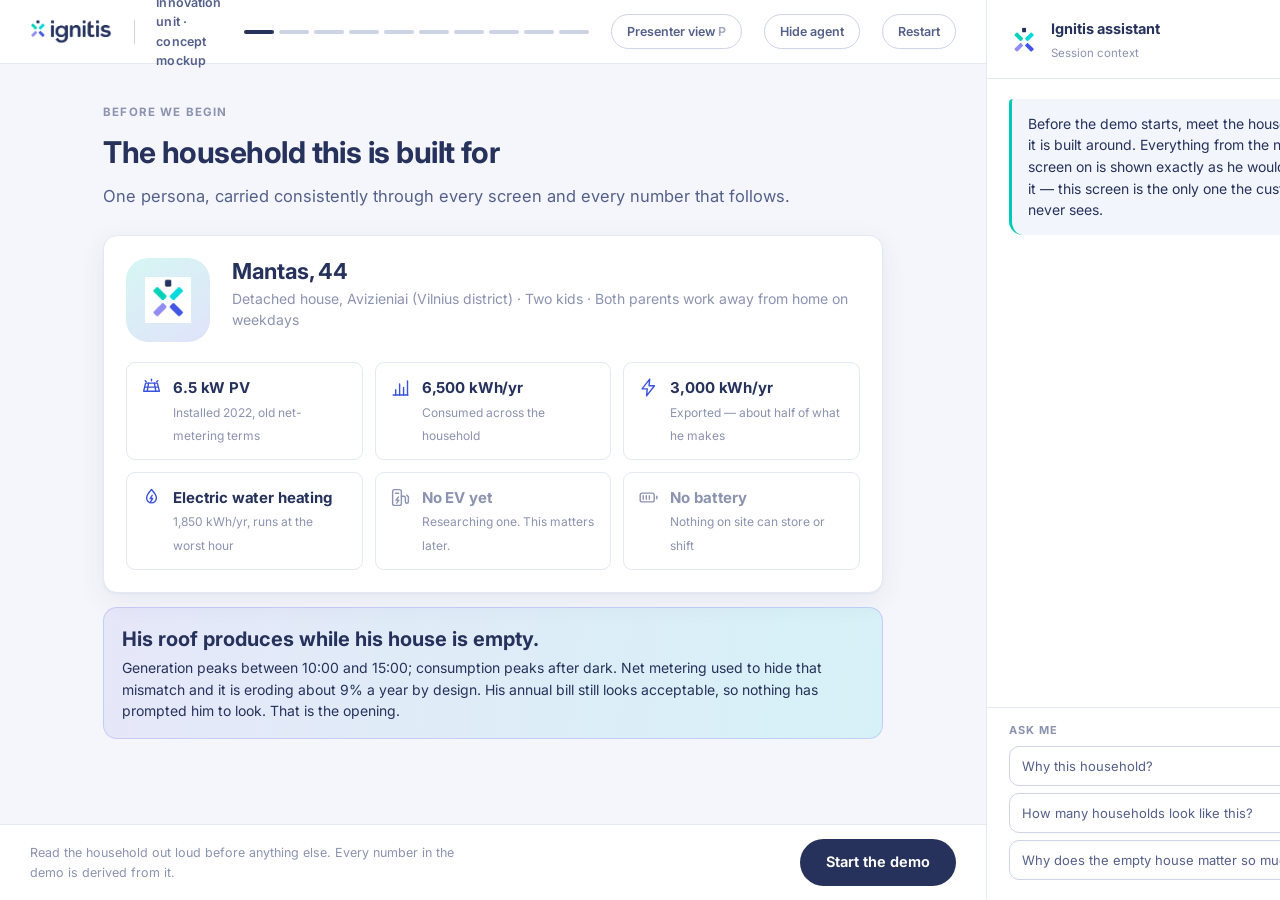
<file: index.html>
<!doctype html>
<html lang="en">
<head>
<meta charset="utf-8">
<meta name="viewport" content="width=device-width, initial-scale=1">
<title>Ignitis — Household flexibility onboarding (mockup)</title>
<link rel="icon" href="assets/ignitis-mark.png">
<link rel="preconnect" href="https://fonts.googleapis.com">
<link rel="preconnect" href="https://fonts.gstatic.com" crossorigin>
<link href="https://fonts.googleapis.com/css2?family=Inter:wght@400;500;600;700&display=swap" rel="stylesheet">
<link rel="stylesheet" href="css/styles.css">
</head>
<body>

<div class="app" id="app">

  <header class="topbar">
    <img src="assets/ignitis-logo.png" alt="Ignitis">
    <div class="brandrule"></div>
    <div class="brandtag">Innovation unit · concept mockup</div>
    <nav class="steps" id="steps" aria-label="Flow progress"></nav>
    <button class="topbtn" id="presenterBtn">Presenter view <span style="opacity:.55">P</span></button>
    <button class="topbtn" id="railBtn">Hide agent</button>
    <button class="topbtn" id="resetBtn">Restart</button>
  </header>

  <main class="stage" id="stage"></main>

  <footer class="footbar">
    <div class="footnote" id="footnote"></div>
    <button class="btn ghost" id="backBtn">Back</button>
    <button class="btn" id="nextBtn">Continue</button>
  </footer>

  <aside class="rail">
    <div class="railhead">
      <img src="assets/ignitis-mark.png" alt="">
      <div><b>Ignitis assistant</b><span id="agentRole">Reading your meter data</span></div>
    </div>
    <div class="railbody" id="railBody"></div>
    <div class="asks" id="asks"></div>
  </aside>

</div>

<section class="presenter" id="presenter" hidden>
  <button class="close" id="presenterClose">Close</button>
  <div class="pgrid">
    <div>
      <h4>4 A's live on this screen</h4>
      <div class="pills" id="pPills"></div>
      <p id="pNote"></p>
    </div>
    <div>
      <h4>What is being monetised</h4>
      <div id="pUnits"></div>
    </div>
    <div>
      <h4>The four tests</h4>
      <div id="pTests"></div>
    </div>
  </div>
</section>

<script src="js/model.js"></script>
<script src="js/app.js"></script>
</body>
</html>
</file>
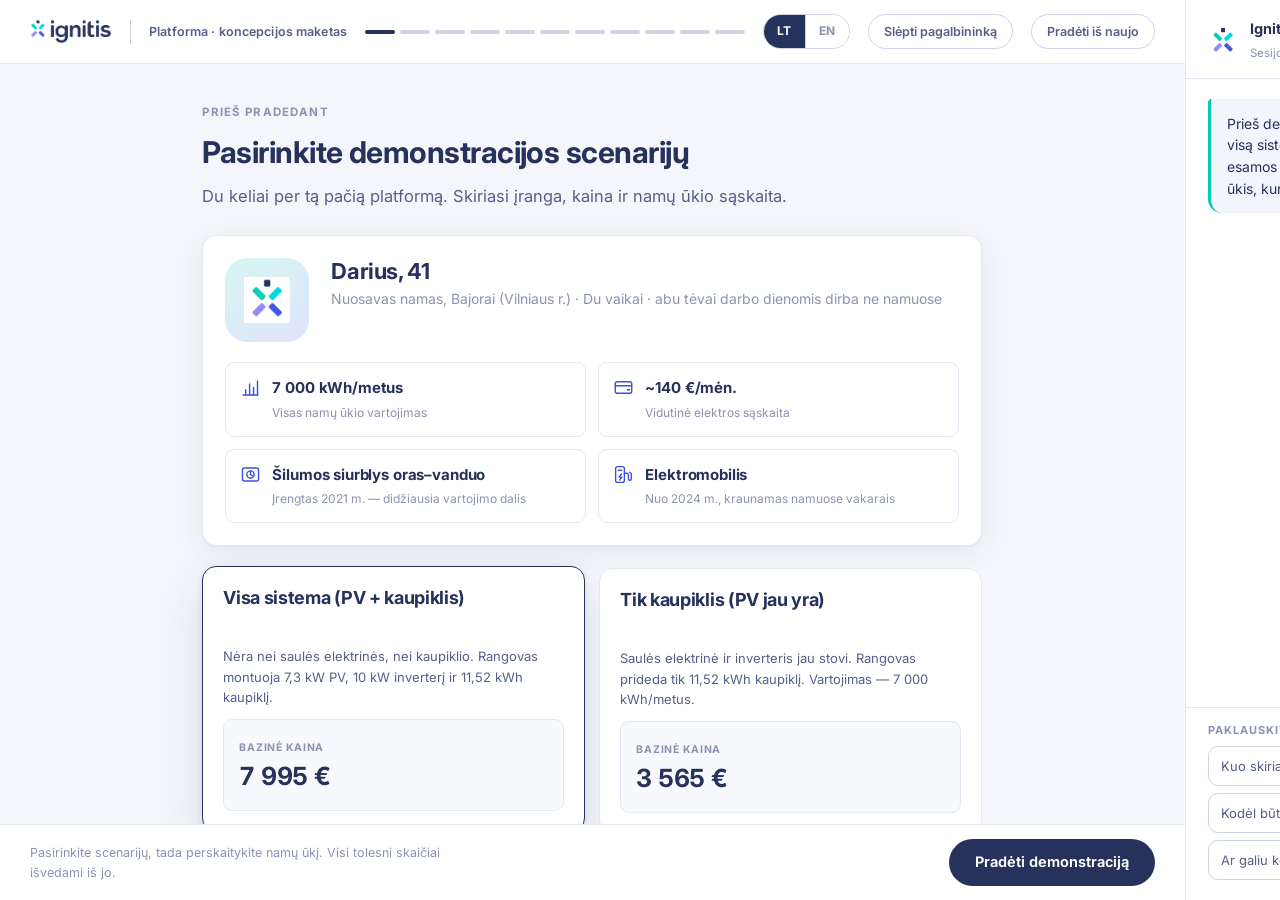
<file: platform.html>
<!doctype html>
<html lang="lt">
<head>
<meta charset="utf-8">
<meta name="viewport" content="width=device-width, initial-scale=1">
<title>Ignitis platforma — kaupiklis be pradinio įnašo (maketas)</title>
<link rel="icon" href="assets/ignitis-mark.png">
<link rel="preconnect" href="https://fonts.googleapis.com">
<link rel="preconnect" href="https://fonts.gstatic.com" crossorigin>
<link href="https://fonts.googleapis.com/css2?family=Inter:wght@400;500;600;700&display=swap" rel="stylesheet">
<link rel="stylesheet" href="css/styles.css?v=6">
<link rel="stylesheet" href="css/platform.css?v=6">
</head>
<body>

<div class="app" id="app">

  <header class="topbar">
    <img src="assets/ignitis-logo.png" alt="Ignitis">
    <div class="brandrule"></div>
    <div class="brandtag" id="brandtag">Platforma · koncepcijos maketas</div>
    <nav class="steps" id="steps" aria-label="Eiga"></nav>
    <div class="langswitch" id="langswitch" role="group" aria-label="Kalba">
      <button class="langbtn on" data-lang="lt">LT</button>
      <button class="langbtn" data-lang="en">EN</button>
    </div>
    <button class="topbtn" id="railBtn">Slėpti pagalbininką</button>
    <button class="topbtn" id="resetBtn">Pradėti iš naujo</button>
  </header>

  <main class="stage" id="stage"></main>

  <footer class="footbar">
    <div class="footnote" id="footnote"></div>
    <button class="btn ghost" id="backBtn">Atgal</button>
    <button class="btn" id="nextBtn">Tęsti</button>
  </footer>

  <aside class="rail">
    <div class="railhead">
      <img src="assets/ignitis-mark.png" alt="">
      <div><b id="agentName">Ignitis pagalbininkas</b><span id="agentRole"></span></div>
    </div>
    <div class="railbody" id="railBody"></div>
    <div class="asks" id="asks"></div>
  </aside>

</div>

<script src="js/platform-model.js?v=12"></script>
<script src="js/platform-app.js?v=16"></script>
</body>
</html>
</file>
<file: css/styles.css>
/* Ignitis brand palette sampled from the supplied logo files. */
:root {
  --navy: #26325b;
  --navy-deep: #1b2444;
  --navy-70: #55608a;
  --navy-45: #8b93b0;
  --teal: #00c9b7;
  --cyan: #0fd3de;
  --peri: #8b85ee;
  --blue: #3b52dc;

  --bg: #f4f6fb;
  --surface: #ffffff;
  --line: #e3e8f2;
  --line-strong: #ccd4e6;
  --ok: #0b9a72;
  --warn: #c2762a;
  --bad: #c2453f;

  --radius: 14px;
  --radius-sm: 9px;
  --shadow: 0 1px 2px rgba(38, 50, 91, .05), 0 8px 28px rgba(38, 50, 91, .07);
  --shadow-lift: 0 2px 6px rgba(38, 50, 91, .08), 0 18px 44px rgba(38, 50, 91, .13);
  --rail: 372px;
}

* { box-sizing: border-box; }

html, body { height: 100%; }

body {
  margin: 0;
  background: var(--bg);
  color: var(--navy);
  font-family: "Inter", "Segoe UI", system-ui, -apple-system, sans-serif;
  font-size: 15px;
  line-height: 1.55;
  -webkit-font-smoothing: antialiased;
}

h1, h2, h3, h4 { margin: 0; line-height: 1.2; letter-spacing: -.018em; font-weight: 700; }
h1 { font-size: 30px; }
h2 { font-size: 22px; }
h3 { font-size: 17px; }
p { margin: 0 0 12px; }
p:last-child { margin-bottom: 0; }
strong { font-weight: 650; }
button { font: inherit; color: inherit; }

.mono { font-variant-numeric: tabular-nums; }

/* ---------- shell ---------- */

.app {
  display: grid;
  grid-template-columns: 1fr var(--rail);
  grid-template-rows: 64px 1fr 76px;
  grid-template-areas: "top rail" "stage rail" "foot rail";
  height: 100vh;
}
.app.rail-hidden { grid-template-columns: 1fr 0; }
.app.rail-hidden .rail { display: none; }

/* ---------- top bar ---------- */

.topbar {
  grid-area: top;
  display: flex;
  align-items: center;
  gap: 22px;
  padding: 0 30px;
  background: var(--surface);
  border-bottom: 1px solid var(--line);
  z-index: 5;
}
.topbar img { height: 25px; display: block; }
.brandrule { width: 1px; height: 24px; background: var(--line-strong); }
.brandtag { font-size: 12.5px; font-weight: 600; color: var(--navy-70); letter-spacing: .01em; }

.steps { display: flex; gap: 5px; margin-left: auto; }
.step {
  width: 30px; height: 4px; border-radius: 3px;
  background: var(--line-strong); border: 0; padding: 0; cursor: pointer;
  transition: background .18s;
}
.step:hover { background: var(--navy-45); }
.step.done { background: var(--teal); }
.step.active { background: var(--navy); }

.topbtn {
  border: 1px solid var(--line-strong); background: var(--surface);
  border-radius: 999px; padding: 7px 15px; font-size: 12.5px; font-weight: 600;
  cursor: pointer; color: var(--navy-70); white-space: nowrap;
}
.topbtn:hover { border-color: var(--navy-45); color: var(--navy); }
.topbtn.on { background: var(--navy); border-color: var(--navy); color: #fff; }

/* ---------- stage ---------- */

.stage { grid-area: stage; overflow-y: auto; padding: 40px 30px 56px; }
.sheet { max-width: 780px; margin: 0 auto; }
.sheet.wide { max-width: 1000px; }

.eyebrow {
  font-size: 11.5px; font-weight: 700; letter-spacing: .1em; text-transform: uppercase;
  color: var(--navy-45); margin-bottom: 12px;
}
.lede { font-size: 16.5px; color: var(--navy-70); margin-top: 14px; }

.card {
  background: var(--surface); border: 1px solid var(--line);
  border-radius: var(--radius); box-shadow: var(--shadow); padding: 22px;
}
.card + .card { margin-top: 14px; }
.stack { margin-top: 26px; }

/* ---------- footer ---------- */

.footbar {
  grid-area: foot;
  display: flex; align-items: center; gap: 12px;
  padding: 0 30px; background: var(--surface); border-top: 1px solid var(--line);
}
.footnote { font-size: 12.5px; color: var(--navy-45); margin-right: auto; max-width: 460px; }

.btn {
  border: 0; border-radius: 999px; padding: 12px 26px;
  font-size: 14.5px; font-weight: 650; cursor: pointer;
  background: var(--navy); color: #fff; transition: transform .12s, box-shadow .18s, opacity .18s;
}
.btn:hover { box-shadow: 0 8px 20px rgba(38, 50, 91, .26); transform: translateY(-1px); }
.btn:disabled { opacity: .35; cursor: not-allowed; transform: none; box-shadow: none; }
.btn.ghost { background: transparent; color: var(--navy-70); border: 1px solid var(--line-strong); }
.btn.ghost:hover { color: var(--navy); border-color: var(--navy-45); box-shadow: none; }
.btn.accent { background: linear-gradient(96deg, var(--teal), var(--cyan)); color: var(--navy-deep); }

/* ---------- trigger screen ---------- */

.hero {
  background: linear-gradient(148deg, var(--navy-deep) 0%, var(--navy) 52%, #33418f 100%);
  color: #fff; border-radius: 20px; padding: 44px 44px 40px; position: relative; overflow: hidden;
}
.hero::after {
  content: ""; position: absolute; right: -110px; top: -110px; width: 380px; height: 380px;
  background: radial-gradient(circle, rgba(15, 211, 222, .5), transparent 62%);
}
.hero > * { position: relative; z-index: 1; }
.hero h1 { font-size: 38px; max-width: 17ch; }
.hero .lede { color: rgba(255, 255, 255, .82); max-width: 56ch; }
.hero .eyebrow { color: var(--cyan); }

.bigfig { display: flex; gap: 46px; margin-top: 32px; flex-wrap: wrap; }
.bigfig div span { display: block; font-size: 12px; letter-spacing: .06em; text-transform: uppercase; color: rgba(255, 255, 255, .6); }
.bigfig div b { font-size: 32px; font-weight: 700; letter-spacing: -.02em; }
.bigfig div em { font-style: normal; font-size: 12.5px; color: rgba(255, 255, 255, .62); }

.persona {
  display: flex; gap: 16px; align-items: flex-start;
  margin-top: 18px; padding: 16px 18px; border: 1px dashed var(--line-strong);
  border-radius: var(--radius); background: rgba(255, 255, 255, .6);
}
.persona img { width: 34px; height: 34px; opacity: .9; }
.persona p { font-size: 13.5px; color: var(--navy-70); }

/* ---------- icons ---------- */

.ico { width: 21px; height: 21px; display: block; flex: 0 0 auto; }
.ico.big { width: 26px; height: 26px; }
.ico path, .ico rect, .ico circle, .ico line {
  fill: none; stroke: currentColor; stroke-width: 1.6;
  stroke-linecap: round; stroke-linejoin: round;
}

/* hardware strip on offer cards */
.kit { display: flex; gap: 6px; margin: 16px 0 4px; }
.kititem { flex: 1; text-align: center; min-width: 0; }
.kititem .tile {
  height: 48px; border-radius: 11px; display: grid; place-items: center;
  margin-bottom: 6px; border: 1px solid transparent; position: relative;
}
.kititem.in .tile {
  background: linear-gradient(150deg, rgba(0, 201, 183, .26), rgba(59, 82, 220, .22));
  color: var(--navy); border-color: rgba(59, 82, 220, .22);
}
.kititem.owned .tile {
  background: #eef6f3; border: 1.5px solid #b7d9cc; color: var(--navy-70);
}
.kititem.owned b { color: var(--navy-70); }
.kititem.owned em { color: var(--ok); }
.kititem.out .tile { background: #f1f3f8; color: var(--navy-45); }
/* thin diagonal marks the thing you don't get, without hiding the icon */
.kititem.out .tile::after {
  content: ""; position: absolute; inset: 8px 5px;
  background: linear-gradient(to top right, transparent calc(50% - 1px), var(--navy-45) calc(50% - 1px),
    var(--navy-45) calc(50% + 1px), transparent calc(50% + 1px));
  opacity: .65;
}
.kititem b { display: block; font-size: 11.5px; line-height: 1.2; font-weight: 700; color: var(--navy); }
.kititem em {
  display: block; font-style: normal; font-size: 10px; color: var(--navy-45);
  letter-spacing: .01em; margin-top: 2px;
}
.kititem.out b, .kititem.out em { color: var(--navy-45); }
.kititem.later b { color: var(--navy-70); }
.kititem.later em { color: var(--peri); }

/* ---------- persona screen ---------- */

.pcard { display: flex; gap: 22px; align-items: flex-start; }
.pavatar {
  flex: 0 0 84px; height: 84px; border-radius: 22px; display: grid; place-items: center;
  background: linear-gradient(150deg, rgba(0, 201, 183, .16), rgba(59, 82, 220, .16));
}
.pavatar img { width: 46px; height: 46px; }
.pcard h2 { margin-bottom: 3px; }
.pcard .sub { font-size: 14px; color: var(--navy-45); }

.factgrid { display: grid; grid-template-columns: repeat(3, 1fr); gap: 12px; margin-top: 20px; }
.factcell {
  border: 1px solid var(--line); border-radius: var(--radius-sm); padding: 13px 14px;
  display: flex; gap: 11px; align-items: flex-start;
}
.factcell .ic2 { color: var(--blue); margin-top: 1px; }
.factcell b { display: block; font-size: 15px; letter-spacing: -.01em; }
.factcell span { font-size: 12px; color: var(--navy-45); }
.factcell.none .ic2 { color: var(--navy-45); }
.factcell.none b { color: var(--navy-45); }

/* ---------- reveal ---------- */

.fact { display: flex; gap: 18px; padding: 20px 0; border-top: 1px solid var(--line); }
.fact:first-child { border-top: 0; padding-top: 4px; }
.fact .num {
  flex: 0 0 118px; font-size: 27px; font-weight: 700; letter-spacing: -.02em;
  background: linear-gradient(92deg, var(--blue), var(--teal));
  -webkit-background-clip: text; background-clip: text; color: transparent;
}
.fact .num small { display: block; font-size: 11px; font-weight: 600; letter-spacing: .06em;
  text-transform: uppercase; color: var(--navy-45); -webkit-text-fill-color: var(--navy-45); }
.fact h3 { margin-bottom: 5px; }
.fact p { font-size: 14px; color: var(--navy-70); }

.chart { display: flex; align-items: flex-end; gap: 3px; height: 96px; margin: 6px 0 8px; }
.chart i {
  flex: 1; border-radius: 2px 2px 0 0; background: var(--line-strong); display: block; min-height: 2px;
}
.chart i.gen { background: linear-gradient(180deg, var(--cyan), var(--teal)); }
.chart i.use { background: var(--peri); }
.chartaxis { display: flex; justify-content: space-between; font-size: 11px; color: var(--navy-45); }
.legend { display: flex; gap: 16px; font-size: 12px; color: var(--navy-70); margin-top: 10px; }
.legend b { display: inline-block; width: 9px; height: 9px; border-radius: 2px; margin-right: 6px; }

/* ---------- detected assets ---------- */

.detected { display: flex; align-items: center; gap: 14px; padding: 13px 0; border-top: 1px solid var(--line); }
.detected:first-child { border-top: 0; }
.detected .ic {
  flex: 0 0 34px; height: 34px; border-radius: 9px; display: grid; place-items: center;
  background: #eef1f9; color: var(--blue);
}
.detected.absent .ic { color: var(--navy-45); }
.detected .body { flex: 1; min-width: 0; }
.detected .body b { display: block; font-size: 14.5px; }
.detected .body span { font-size: 12.5px; color: var(--navy-45); }
.conf { font-size: 11.5px; font-weight: 700; color: var(--ok); background: #e6f6f0; border-radius: 999px; padding: 3px 9px; }
.conf.mid { color: var(--warn); background: #fdf2e3; }
.linkbtn { border: 0; background: none; color: var(--blue); font-size: 12.5px; font-weight: 600; cursor: pointer; padding: 4px; }
.linkbtn:hover { text-decoration: underline; }

.toggle-row { display: flex; align-items: center; justify-content: space-between; gap: 16px; padding: 12px 0; border-top: 1px solid var(--line); }
.toggle-row span { font-size: 14.5px; }
.switch { position: relative; width: 46px; height: 26px; border-radius: 999px; border: 0; background: var(--line-strong); cursor: pointer; transition: background .18s; flex: 0 0 auto; }
.switch::after { content: ""; position: absolute; top: 3px; left: 3px; width: 20px; height: 20px; border-radius: 50%; background: #fff; transition: transform .18s; box-shadow: 0 1px 3px rgba(0,0,0,.2); }
.switch.on { background: var(--teal); }
.switch.on::after { transform: translateX(20px); }

/* ---------- choice cards ---------- */

.choices { display: grid; gap: 11px; }
.choice {
  text-align: left; background: var(--surface); border: 1.5px solid var(--line);
  border-radius: var(--radius); padding: 17px 19px; cursor: pointer;
  display: flex; align-items: center; gap: 15px; transition: border-color .16s, box-shadow .16s;
}
.choice:hover { border-color: var(--navy-45); }
.choice.sel { border-color: var(--blue); box-shadow: 0 0 0 3px rgba(59, 82, 220, .12); }
.choice.disabled { opacity: .42; cursor: not-allowed; }
.choice .tick {
  flex: 0 0 22px; height: 22px; border-radius: 50%; border: 1.5px solid var(--line-strong);
  display: grid; place-items: center; font-size: 12px; color: #fff;
}
.choice.sel .tick { background: var(--blue); border-color: var(--blue); }
.choice .txt { flex: 1; }
.choice .txt b { font-size: 15.5px; font-weight: 600; }
.choice .txt span { display: block; font-size: 12.5px; color: var(--navy-45); margin-top: 2px; }
.amap { font-size: 11px; font-weight: 700; letter-spacing: .05em; text-transform: uppercase; color: var(--peri); }

/* ---------- offer ---------- */

.offers { display: grid; grid-template-columns: repeat(3, 1fr); gap: 14px; align-items: start; }
.offer {
  background: var(--surface); border: 1.5px solid var(--line); border-radius: var(--radius);
  padding: 20px; cursor: pointer; position: relative; transition: border-color .16s, box-shadow .16s, transform .16s;
  display: flex; flex-direction: column; min-height: 100%;
}
.offer:hover { border-color: var(--navy-45); }
.offer.sel { border-color: var(--navy); box-shadow: var(--shadow-lift); transform: translateY(-2px); }
.offer.na { opacity: .5; }
.offer .tag {
  position: absolute; top: -10px; left: 18px; font-size: 10.5px; font-weight: 700;
  letter-spacing: .07em; text-transform: uppercase; padding: 3px 10px; border-radius: 999px;
  background: linear-gradient(96deg, var(--teal), var(--cyan)); color: var(--navy-deep);
}
.offer .vlabel { font-size: 11px; font-weight: 700; letter-spacing: .1em; color: var(--navy-45); }
.offer h3 { margin: 6px 0 3px; }
.offer .kicker { font-size: 12.5px; color: var(--navy-45); margin-bottom: 14px; }
.price { display: flex; align-items: baseline; gap: 5px; }
.price b { font-size: 34px; font-weight: 700; letter-spacing: -.025em; }
.price span { font-size: 13px; color: var(--navy-45); }
.upfront { font-size: 12.5px; color: var(--navy-70); margin-top: 3px; }
.netline {
  margin-top: 14px; padding: 11px 13px; border-radius: var(--radius-sm);
  background: #eefaf7; border: 1px solid #cdeee6; font-size: 13px;
}
.netline b { font-size: 17px; display: block; color: var(--ok); }
.netline.neg { background: #fdeeed; border-color: #f6d2cf; }
.netline.neg b { color: var(--bad); }
.feats { list-style: none; margin: 14px 0 0; padding: 0; font-size: 13px; }
.feats li { padding: 5px 0 5px 20px; position: relative; color: var(--navy-70); }
.feats li::before { content: "—"; position: absolute; left: 0; color: var(--navy-45); }
.honest {
  margin-top: auto; padding-top: 13px; font-size: 12.5px; color: var(--warn);
  border-top: 1px dashed var(--line-strong);
}
.honest::before { content: "Honestly: "; font-weight: 700; }
.units { display: flex; flex-wrap: wrap; gap: 5px; margin-top: 12px; }
.unit { font-size: 10.5px; font-weight: 650; padding: 3px 8px; border-radius: 5px; background: #eef1f9; color: var(--navy-70); }

/* ---------- breakdown ---------- */

.brk { display: flex; justify-content: space-between; gap: 14px; padding: 9px 0; border-top: 1px solid var(--line); font-size: 13.5px; }
.brk:first-of-type { border-top: 0; }
.brk .l { color: var(--navy-70); }
.brk .l em { display: block; font-style: normal; font-size: 11.5px; color: var(--navy-45); }
.brk .v { font-weight: 650; white-space: nowrap; }
/* Informational electricity components — muted so they do not look like the sum. */
.brk.detail { padding: 7px 0 7px 12px; font-size: 12.5px; border-top-style: dashed; }
.brk.detail .l { color: var(--navy-45); }
.brk.detail .v { font-weight: 550; color: var(--navy-70); }
.brk.detail:first-of-type { border-top: 0; padding-top: 2px; }
/* Net electricity subtotal that counts toward the monthly total. */
.brk.sub { border-top: 1px solid var(--navy-45); font-weight: 650; padding-top: 11px; margin-top: 2px; }
.brk.sub .l { color: var(--navy); }
.brk.total { border-top: 1.5px solid var(--navy); font-weight: 700; padding-top: 12px; }
.est { font-size: 11px; font-weight: 700; color: var(--warn); background: #fdf2e3; padding: 2px 7px; border-radius: 4px; margin-left: 6px; }

/* ---------- dispatch ---------- */

.dispatch { display: grid; grid-template-columns: repeat(3, 1fr); gap: 13px; }
.dcard {
  background: var(--surface); border: 1.5px solid var(--line); border-radius: var(--radius);
  padding: 19px; cursor: pointer; text-align: left; transition: border-color .16s, box-shadow .16s;
  display: flex; flex-direction: column;
}
.dcard:hover { border-color: var(--navy-45); }
.dcard.sel { border-color: var(--blue); box-shadow: 0 0 0 3px rgba(59, 82, 220, .12); }
.dcard h3 { margin-bottom: 8px; }
.dcard p { font-size: 13px; color: var(--navy-70); }
.dcard .dprice { margin-top: auto; padding-top: 14px; }
.dcard .dprice b { font-size: 26px; font-weight: 700; letter-spacing: -.02em; }
.dcard .dprice span { font-size: 12.5px; color: var(--navy-45); }
.dcard .delta { font-size: 12.5px; font-weight: 650; margin-top: 4px; }
.delta.up { color: var(--bad); }
.delta.down { color: var(--ok); }

.callout {
  margin-top: 16px; padding: 16px 18px; border-radius: var(--radius);
  background: linear-gradient(96deg, rgba(139, 133, 238, .13), rgba(15, 211, 222, .13));
  border: 1px solid rgba(139, 133, 238, .3); font-size: 14px;
}
.callout b { display: block; font-size: 20px; margin-bottom: 2px; }

/* ---------- next steps / operator ---------- */

.timeline { list-style: none; margin: 0; padding: 0; }
.timeline li { position: relative; padding: 0 0 22px 34px; border-left: 2px solid var(--line); margin-left: 9px; }
.timeline li:last-child { border-left-color: transparent; padding-bottom: 0; }
.timeline li::before {
  content: ""; position: absolute; left: -9px; top: 3px; width: 16px; height: 16px;
  border-radius: 50%; background: var(--surface); border: 3px solid var(--teal);
}
.timeline b { display: block; font-size: 15px; }
.timeline span { font-size: 13.5px; color: var(--navy-70); }

.bill { border: 1px solid var(--line); border-radius: var(--radius); overflow: hidden; }
.billrow { display: flex; justify-content: space-between; padding: 13px 18px; border-top: 1px solid var(--line); font-size: 14px; }
.billrow:first-child { border-top: 0; }
.billrow.head { background: #f7f9fd; font-weight: 700; }
.billrow.credit { color: var(--ok); }
.billrow.foot { background: var(--navy); color: #fff; font-weight: 700; font-size: 16px; }

/* ---------- agent rail ---------- */

.rail {
  grid-area: rail; background: var(--surface); border-left: 1px solid var(--line);
  display: flex; flex-direction: column; overflow: hidden;
}
.railhead { padding: 18px 22px 14px; border-bottom: 1px solid var(--line); display: flex; gap: 12px; align-items: center; }
.railhead img { width: 30px; height: 30px; }
.railhead b { display: block; font-size: 14.5px; }
.railhead span { font-size: 11.5px; color: var(--navy-45); }
.railbody { flex: 1; overflow-y: auto; padding: 20px 22px; }

.msg {
  background: #f2f5fc; border-radius: 4px 14px 14px 14px; padding: 14px 16px;
  font-size: 14px; color: var(--navy); margin-bottom: 12px; border-left: 3px solid var(--teal);
  animation: rise .28s ease both;
}
.msg.me { background: var(--navy); color: #fff; border-radius: 14px 14px 4px 14px; border-left: 0; margin-left: 34px; }
@keyframes rise { from { opacity: 0; transform: translateY(6px); } to { opacity: 1; transform: none; } }

.asks { padding: 14px 22px 20px; border-top: 1px solid var(--line); display: grid; gap: 7px; }
.asks .lbl { font-size: 11px; font-weight: 700; letter-spacing: .09em; text-transform: uppercase; color: var(--navy-45); }
.ask {
  text-align: left; background: var(--surface); border: 1px solid var(--line-strong);
  border-radius: 10px; padding: 9px 12px; font-size: 13px; cursor: pointer; color: var(--navy-70);
}
.ask:hover { border-color: var(--blue); color: var(--navy); }

/* ---------- presenter overlay ---------- */

.presenter {
  position: fixed; left: 0; right: 0; bottom: 0; z-index: 40;
  background: var(--navy-deep); color: #fff; border-top: 3px solid var(--teal);
  padding: 20px 30px 24px; height: 42vh; overflow-y: auto;
  box-shadow: 0 -14px 44px rgba(27, 36, 68, .4);
}
/* Keep the footer controls clickable while the overlay is open. */
body.presenting .app { height: 58vh; }
.presenter[hidden] { display: none; }
.pgrid { display: grid; grid-template-columns: 1.15fr 1fr 1.35fr; gap: 28px; max-width: 1400px; margin: 0 auto; }
.presenter h4 { font-size: 11px; letter-spacing: .1em; text-transform: uppercase; color: var(--cyan); margin-bottom: 10px; }
.presenter p, .presenter li { font-size: 13px; color: rgba(255, 255, 255, .78); }
.presenter ul { margin: 0; padding-left: 17px; }
.presenter li { margin-bottom: 6px; }
.presenter .close { position: absolute; right: 22px; top: 16px; background: none; border: 1px solid rgba(255,255,255,.3); color: #fff; border-radius: 999px; padding: 4px 12px; font-size: 12px; cursor: pointer; }

.pills { display: flex; flex-wrap: wrap; gap: 6px; margin-bottom: 12px; }
.pill { font-size: 11px; font-weight: 650; padding: 4px 10px; border-radius: 999px; border: 1px solid rgba(255,255,255,.22); color: rgba(255,255,255,.5); }
.pill.on { background: var(--teal); border-color: var(--teal); color: var(--navy-deep); }

.test { display: flex; gap: 10px; padding: 8px 0; border-top: 1px solid rgba(255,255,255,.12); }
.test:first-child { border-top: 0; }
.test .dot { flex: 0 0 8px; height: 8px; border-radius: 50%; margin-top: 6px; }
.dot.pass { background: var(--teal); }
.dot.partial { background: #f0b232; }
.dot.fail { background: #e2645e; }
.test b { display: block; font-size: 12.5px; color: #fff; font-weight: 600; }
.test span { font-size: 12px; color: rgba(255,255,255,.66); }

@media (max-width: 1180px) {
  .app { grid-template-columns: 1fr 320px; }
  .offers, .dispatch { grid-template-columns: 1fr; }
  .pgrid { grid-template-columns: 1fr; gap: 18px; }
}
</file>
<file: css/platform.css>
/* Platform demo — contractor variant.
   Loaded after styles.css. Only the components the household mockup does not
   already have: language switch, approach cards, contractor marketplace, credit
   application, the submitted-and-decided beats and checkout. Everything else
   (cards, kit strip, breakdown rows, timeline, bill, choice cards, dcard)
   is reused unchanged. */

/* ---------- measure adjustments ---------- */

/* Lithuanian runs longer than the English the base system was measured against,
   so the hero headline needs a wider measure and the chrome a tighter gap. */
.topbar { gap: 18px; }
.brandtag { white-space: nowrap; }
.hero h1 { max-width: 26ch; }
.hero .bigfig { gap: 32px; }

/* ---------- language switch ---------- */

.langswitch {
  display: flex; border: 1px solid var(--line-strong); border-radius: 999px;
  overflow: hidden; flex: 0 0 auto;
}
.langbtn {
  border: 0; background: var(--surface); padding: 7px 13px;
  font-size: 12px; font-weight: 700; letter-spacing: .04em;
  color: var(--navy-45); cursor: pointer;
}
.langbtn + .langbtn { border-left: 1px solid var(--line-strong); }
.langbtn:hover { color: var(--navy); }
.langbtn.on { background: var(--navy); color: #fff; }

/* Four facts read better as a square than as a row of three plus an orphan. */
.factgrid-4 { grid-template-columns: repeat(2, 1fr); }

/* Two tiles rather than four, so they must not stretch to fill the card. */
.kit-pair { max-width: 260px; }
.kit-triple { max-width: 380px; }

/* ---------- three-party strip ---------- */

.roles { display: grid; grid-template-columns: repeat(3, 1fr); gap: 12px; margin-top: 26px; }
.role {
  background: var(--surface); border: 1px solid var(--line); border-radius: var(--radius);
  box-shadow: var(--shadow); padding: 18px 19px;
}
.role .ic3 {
  width: 36px; height: 36px; border-radius: 10px; display: grid; place-items: center;
  background: linear-gradient(150deg, rgba(0, 201, 183, .2), rgba(59, 82, 220, .18));
  color: var(--navy); margin-bottom: 12px;
}
.role .who { font-size: 11px; font-weight: 700; letter-spacing: .09em; text-transform: uppercase; color: var(--navy-45); }
.role b { display: block; font-size: 15.5px; margin: 3px 0 6px; }
.role p { font-size: 13px; color: var(--navy-70); }

/* ---------- brand logos (contractors + financing partners) ---------- */

.brandlogo {
  display: block;
  object-fit: contain;
  object-position: left center;
  background: #fff;
  flex: 0 0 auto;
}
.brandlogo.contractor.card {
  width: 84px; height: 84px; border-radius: 14px;
  border: 1px solid var(--line); padding: 6px;
}
.brandlogo.contractor.hero {
  width: 88px; height: 88px; border-radius: 16px;
  border: 1px solid var(--line); padding: 6px;
}
.brandlogo.contractor.inline {
  width: 56px; height: 56px; border-radius: 12px;
  border: 1px solid var(--line); padding: 4px;
}
.brandlogo.contractor.mini,
.brandlogo.partner.mini,
.brandlogo.ignitis.mini {
  width: 26px; height: 26px; border-radius: 6px;
  border: 1px solid var(--line); padding: 2px; display: inline-block; vertical-align: middle;
}
.brandlogo.partner.term {
  height: 34px; width: auto; max-width: 140px;
  border: 0; padding: 0; background: transparent;
}
.brandlogo.partner.eyebrow,
.brandlogo.partner.inline {
  height: 26px; width: auto; max-width: 120px;
  border: 0; padding: 0; background: transparent;
}
.brandlogo.partner.strip {
  height: 28px; width: auto; max-width: 110px;
  border: 0; padding: 0; background: transparent;
}
.brandlogo.contractor.strip {
  width: 52px; height: 52px; border-radius: 10px;
  border: 1px solid var(--line); padding: 4px;
}
.brandlogo.ignitis {
  height: 22px; width: auto; max-width: 110px;
  border: 0; padding: 0; background: transparent;
}

.rbrand { display: flex; align-items: flex-start; gap: 12px; min-width: 0; }
.rbrand.compact { align-items: center; }
.rbrand h3 { margin: 0; }

.selectedbrand {
  display: flex; align-items: center; gap: 14px; flex-wrap: wrap;
  margin: 4px 0 8px;
}
.selectedbrand h1 { margin: 0; }

.dcardhead {
  display: flex; align-items: center; justify-content: space-between; gap: 12px;
  margin-bottom: 4px;
}
.dcardhead h3 { margin: 0; }

.partnerstrip,
.contractorstrip {
  display: flex; align-items: center; flex-wrap: wrap; gap: 10px;
  margin-top: 14px; padding-top: 12px; border-top: 1px solid var(--line);
}
.partnerstrip.ignitis { gap: 0; }

.partnerline,
.partyline,
.sentto-brand {
  display: inline-flex; align-items: center; gap: 8px; flex-wrap: wrap;
}
.partnerline.eyebrow,
.eyebrow.partnerline {
  display: inline-flex; align-items: center; gap: 10px;
}
.decision .by.partnerline { margin-top: 8px; }
.brk .l em.partyline,
.brk .l em { display: flex; align-items: center; gap: 8px; flex-wrap: wrap; }
.agreements .with .partyline { margin-left: 2px; }

/* ---------- how you buy ---------- */

.approach { display: grid; grid-template-columns: repeat(2, 1fr); gap: 14px; margin-top: 18px; align-items: start; }
.acard {
  background: var(--surface); border: 1.5px solid var(--line); border-radius: var(--radius);
  padding: 20px; cursor: pointer; position: relative; text-align: left;
  transition: border-color .16s, box-shadow .16s, transform .16s;
}
.acard:hover { border-color: var(--navy-45); }
.acard.sel { border-color: var(--navy); box-shadow: var(--shadow-lift); transform: translateY(-2px); }
/* Reserve two lines so the figures line up even when one title wraps. */
.acard h3 { font-size: 18px; max-width: 24ch; min-height: 2.5em; }
.acard p { font-size: 13px; color: var(--navy-70); margin: 14px 0 0; }
.acard .badge {
  position: absolute; top: -10px; left: 18px; font-size: 10.5px; font-weight: 700;
  letter-spacing: .06em; text-transform: uppercase; padding: 3px 10px; border-radius: 999px;
  background: linear-gradient(96deg, var(--teal), var(--cyan)); color: var(--navy-deep);
}
/* The second route is priced and shown, but not yet offered through us. */
.acard.off { cursor: not-allowed; opacity: .55; border-style: dashed; }
.acard.off:hover { border-color: var(--line); }
.acard.off .badge { background: var(--line); color: var(--navy-45); }

.afig {
  display: flex; gap: 22px; margin-top: 16px; padding: 14px 15px;
  border-radius: var(--radius-sm); background: #f7f9fd; border: 1px solid var(--line);
}
.afig .k { font-size: 10.5px; font-weight: 700; letter-spacing: .07em; text-transform: uppercase; color: var(--navy-45); }
.afig .v { font-size: 25px; font-weight: 700; letter-spacing: -.025em; display: block; }
.afig .v small { font-size: 12.5px; font-weight: 500; color: var(--navy-45); letter-spacing: 0; }
.afig .good { color: var(--ok); }

/* ---------- contractor marketplace ---------- */

.rangovai { display: grid; grid-template-columns: repeat(2, 1fr); gap: 14px; align-items: start; }
.rcard {
  background: var(--surface); border: 1.5px solid var(--line); border-radius: var(--radius);
  padding: 20px; cursor: pointer; position: relative; text-align: left;
  display: flex; flex-direction: column; min-height: 100%;
  transition: border-color .16s, box-shadow .16s, transform .16s;
}
.rcard:hover { border-color: var(--navy-45); }
.rcard.sel { border-color: var(--navy); box-shadow: var(--shadow-lift); transform: translateY(-2px); }
.rcard .badge {
  position: absolute; top: -10px; left: 18px; font-size: 10.5px; font-weight: 700;
  letter-spacing: .06em; text-transform: uppercase; padding: 3px 10px; border-radius: 999px;
  background: linear-gradient(96deg, var(--teal), var(--cyan)); color: var(--navy-deep);
}
.rhead { display: flex; align-items: flex-start; justify-content: space-between; gap: 12px; }
.rhead h3 { font-size: 18px; }
.rhead .since { font-size: 12px; color: var(--navy-45); margin-top: 2px; }

.stars { font-size: 12.5px; font-weight: 700; color: var(--navy); white-space: nowrap; }
.stars em { font-style: normal; color: var(--warn); margin-right: 4px; }
.stars span { display: block; font-weight: 400; font-size: 11px; color: var(--navy-45); text-align: right; }

/* the two figures every bundle is normalised to, always in the same place */
.rfig {
  display: flex; gap: 22px; margin: 16px 0 2px; padding: 14px 15px;
  border-radius: var(--radius-sm); background: #f7f9fd; border: 1px solid var(--line);
}
.rfig > div { min-width: 0; }
.rfig .k { font-size: 10.5px; font-weight: 700; letter-spacing: .07em; text-transform: uppercase; color: var(--navy-45); }
.rfig .v { font-size: 25px; font-weight: 700; letter-spacing: -.025em; display: block; }
.rfig .v small { font-size: 12.5px; font-weight: 500; color: var(--navy-45); letter-spacing: 0; }
.rfig .good { color: var(--ok); }
.rfig .bad { color: var(--bad); }

.specs { list-style: none; margin: 14px 0 0; padding: 0; font-size: 13px; }
.specs li { display: flex; justify-content: space-between; gap: 12px; padding: 6px 0; border-top: 1px solid var(--line); }
.specs li:first-child { border-top: 0; }
.specs .sk { color: var(--navy-45); }
.specs .sv { font-weight: 600; text-align: right; }

/* The base stylesheet hardcodes an English prefix here. Follow the document
   language instead, which the LT/EN switch keeps in sync. */
html[lang="lt"] .honest::before { content: "Atvirai: "; }
html[lang="en"] .honest::before { content: "Honestly: "; }

/* ---------- normalisation note ---------- */

.sizing {
  display: flex; gap: 16px; align-items: center; flex-wrap: wrap;
  padding: 16px 18px; border-radius: var(--radius);
  border: 1px dashed var(--line-strong); background: rgba(255, 255, 255, .7);
}
.sizing .sz { font-size: 21px; font-weight: 700; letter-spacing: -.02em; }
.sizing p { font-size: 12.5px; color: var(--navy-45); margin: 0; }

/* ---------- honest / dead-end panels ---------- */

.honestpanel {
  margin-top: 14px; padding: 16px 18px; border-radius: var(--radius);
  border: 1px solid #f0dcc2; background: #fdf7ee; font-size: 13.5px; color: var(--navy-70);
}
.honestpanel b { display: block; font-size: 14.5px; color: var(--warn); margin-bottom: 5px; }

.deadend {
  margin-top: 16px; padding: 20px 22px; border-radius: var(--radius);
  border: 1px solid #f6d2cf; background: #fdeeed;
}
.deadend b { display: block; font-size: 17px; color: var(--bad); margin-bottom: 6px; }
.deadend p { font-size: 13.5px; color: var(--navy-70); }

/* ---------- credit application ---------- */

.fillrow {
  display: flex; align-items: center; justify-content: space-between; gap: 16px;
  flex-wrap: wrap; margin-bottom: 18px; padding-bottom: 16px; border-bottom: 1px solid var(--line);
}
.fillrow p { font-size: 12.5px; color: var(--navy-45); margin: 0; max-width: 46ch; }
.fillbtn {
  border: 1.5px solid var(--blue); background: rgba(59, 82, 220, .07); color: var(--blue);
  border-radius: 999px; padding: 9px 18px; font-size: 13px; font-weight: 650; cursor: pointer;
  white-space: nowrap;
}
.fillbtn:hover { background: rgba(59, 82, 220, .13); }

.form { display: grid; grid-template-columns: 1fr 1fr; gap: 14px; }
.field { display: flex; flex-direction: column; gap: 5px; }
.field.wide { grid-column: 1 / -1; }
.field label { font-size: 12px; font-weight: 650; color: var(--navy-70); }
.field .box {
  border: 1px solid var(--line-strong); border-radius: var(--radius-sm);
  padding: 11px 13px; font-size: 14px; background: #fbfcfe; min-height: 44px;
  display: flex; align-items: center; color: var(--navy);
}
.field .box.empty { color: var(--navy-45); font-style: italic; background: var(--surface); }
.field .box.filled { background: #f3f7ff; border-color: rgba(59, 82, 220, .35); }

.sentto {
  margin-top: 16px; font-size: 12.5px; color: var(--navy-45);
  display: flex; gap: 9px; align-items: flex-start;
}

/* ---------- the time break ---------- */

.timebreak {
  text-align: center; padding: 34px 24px; border-radius: 20px;
  background: linear-gradient(148deg, var(--navy-deep) 0%, var(--navy) 60%, #33418f 100%);
  color: #fff; position: relative; overflow: hidden;
}
.timebreak::after {
  content: ""; position: absolute; left: 50%; top: -140px; width: 420px; height: 420px;
  transform: translateX(-50%);
  background: radial-gradient(circle, rgba(15, 211, 222, .35), transparent 62%);
}
.timebreak > * { position: relative; z-index: 1; }
.timebreak .el {
  font-size: 11.5px; font-weight: 700; letter-spacing: .12em; text-transform: uppercase;
  color: var(--cyan); margin-bottom: 14px;
}
.timebreak h1 { font-size: 30px; }
.timebreak p { font-size: 15px; color: rgba(255, 255, 255, .78); margin: 12px auto 0; max-width: 46ch; }

.decision {
  margin-top: 14px; border: 1.5px solid #cdeee6; background: #eefaf7;
  border-radius: var(--radius); padding: 22px;
}
.decision .ok {
  display: inline-flex; align-items: center; gap: 8px; font-size: 12px; font-weight: 700;
  letter-spacing: .06em; text-transform: uppercase; color: var(--ok);
  background: #fff; border: 1px solid #cdeee6; border-radius: 999px; padding: 5px 13px;
}
.decision h2 { margin: 14px 0 4px; }
.decision .by { font-size: 13px; color: var(--navy-70); }

/* Same panel while the partner is still deciding: amber rather than green. */
.decision.pending { border-color: #f0dcc2; background: #fdf7ee; }
.decision .wait {
  display: inline-flex; align-items: center; gap: 8px; font-size: 12px; font-weight: 700;
  letter-spacing: .06em; text-transform: uppercase; color: var(--warn);
  background: #fff; border: 1px solid #f0dcc2; border-radius: 999px; padding: 5px 13px;
}

/* ---------- checkout ---------- */

.duetoday {
  display: flex; align-items: baseline; justify-content: space-between; gap: 18px;
  flex-wrap: wrap; padding: 22px 24px; border-radius: var(--radius);
  background: var(--navy); color: #fff; margin-top: 14px;
}
.duetoday .k { font-size: 12px; font-weight: 700; letter-spacing: .09em; text-transform: uppercase; color: rgba(255, 255, 255, .6); }
.duetoday .v { font-size: 42px; font-weight: 700; letter-spacing: -.03em; display: block; }
.duetoday .then { font-size: 13.5px; color: rgba(255, 255, 255, .78); text-align: right; max-width: 34ch; }

.agreements { list-style: none; margin: 0; padding: 0; counter-reset: ag; }
.agreements li {
  display: flex; gap: 14px; padding: 14px 0; border-top: 1px solid var(--line);
}
.agreements li:first-child { border-top: 0; padding-top: 2px; }
.agreements li::before {
  counter-increment: ag; content: counter(ag);
  flex: 0 0 26px; height: 26px; border-radius: 50%; display: grid; place-items: center;
  background: #eef1f9; color: var(--navy-70); font-size: 12.5px; font-weight: 700;
}
.agreements b { display: block; font-size: 14.5px; }
.agreements span { display: block; font-size: 12.5px; color: var(--navy-45); }
.agreements .with { font-size: 12px; font-weight: 650; color: var(--blue); margin: 1px 0 3px; }

/* ---------- the bottom line ---------- */

/* The difference against the current bill, below the breakdown total. This is
   the figure the whole offer rests on, so it gets its own band. */
.diffline {
  display: flex; align-items: center; justify-content: space-between; gap: 18px;
  margin-top: 14px; padding: 16px 18px; border-radius: var(--radius);
  border: 1.5px solid #cdeee6; background: #eefaf7;
}
.diffline .k { font-size: 11px; font-weight: 700; letter-spacing: .08em; text-transform: uppercase; color: var(--navy-45); }
.diffline em { display: block; font-style: normal; font-size: 12.5px; color: var(--navy-70); margin-top: 3px; }
.diffline b { font-size: 29px; font-weight: 700; letter-spacing: -.025em; color: var(--ok); white-space: nowrap; }
.diffline.neg { border-color: #f6d2cf; background: #fdeeed; }
.diffline.neg b { color: var(--bad); }

@media (max-width: 1180px) {
  .rangovai, .roles, .approach, .form { grid-template-columns: 1fr; }
}
</file>
